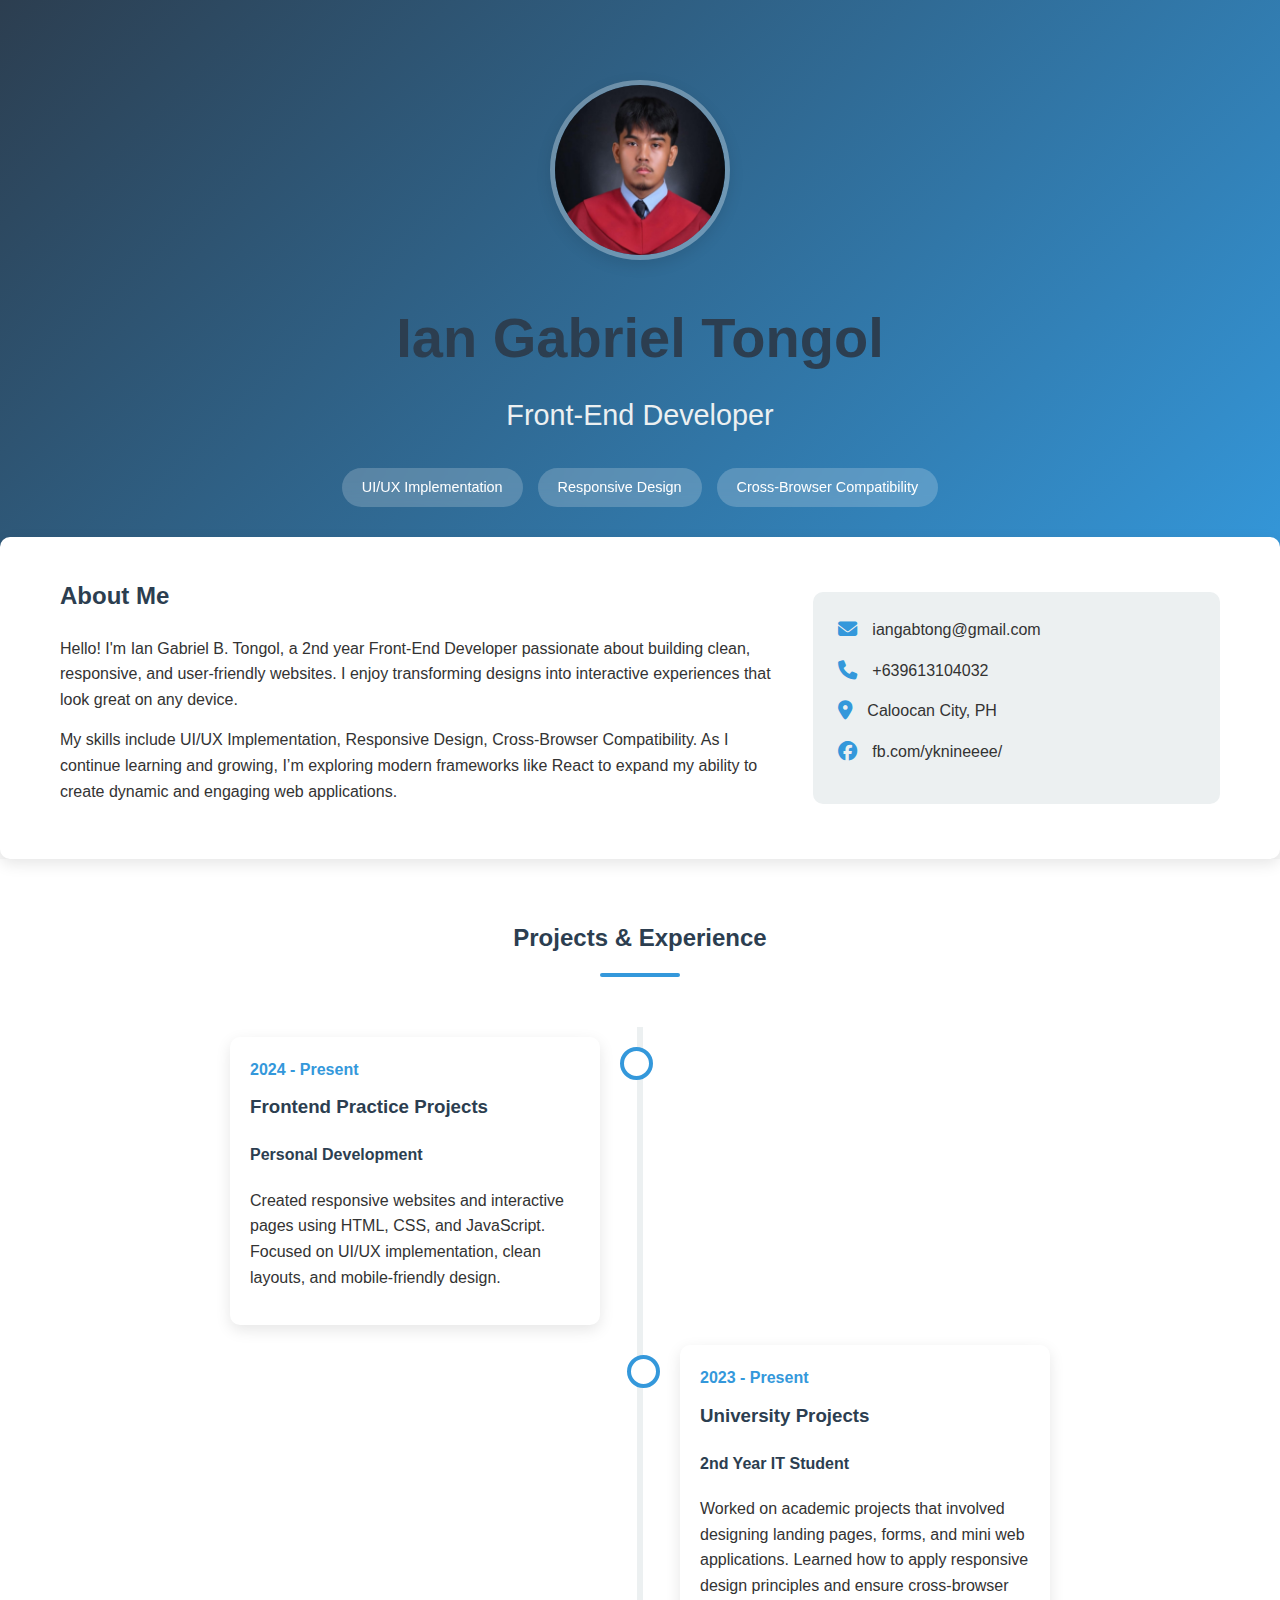
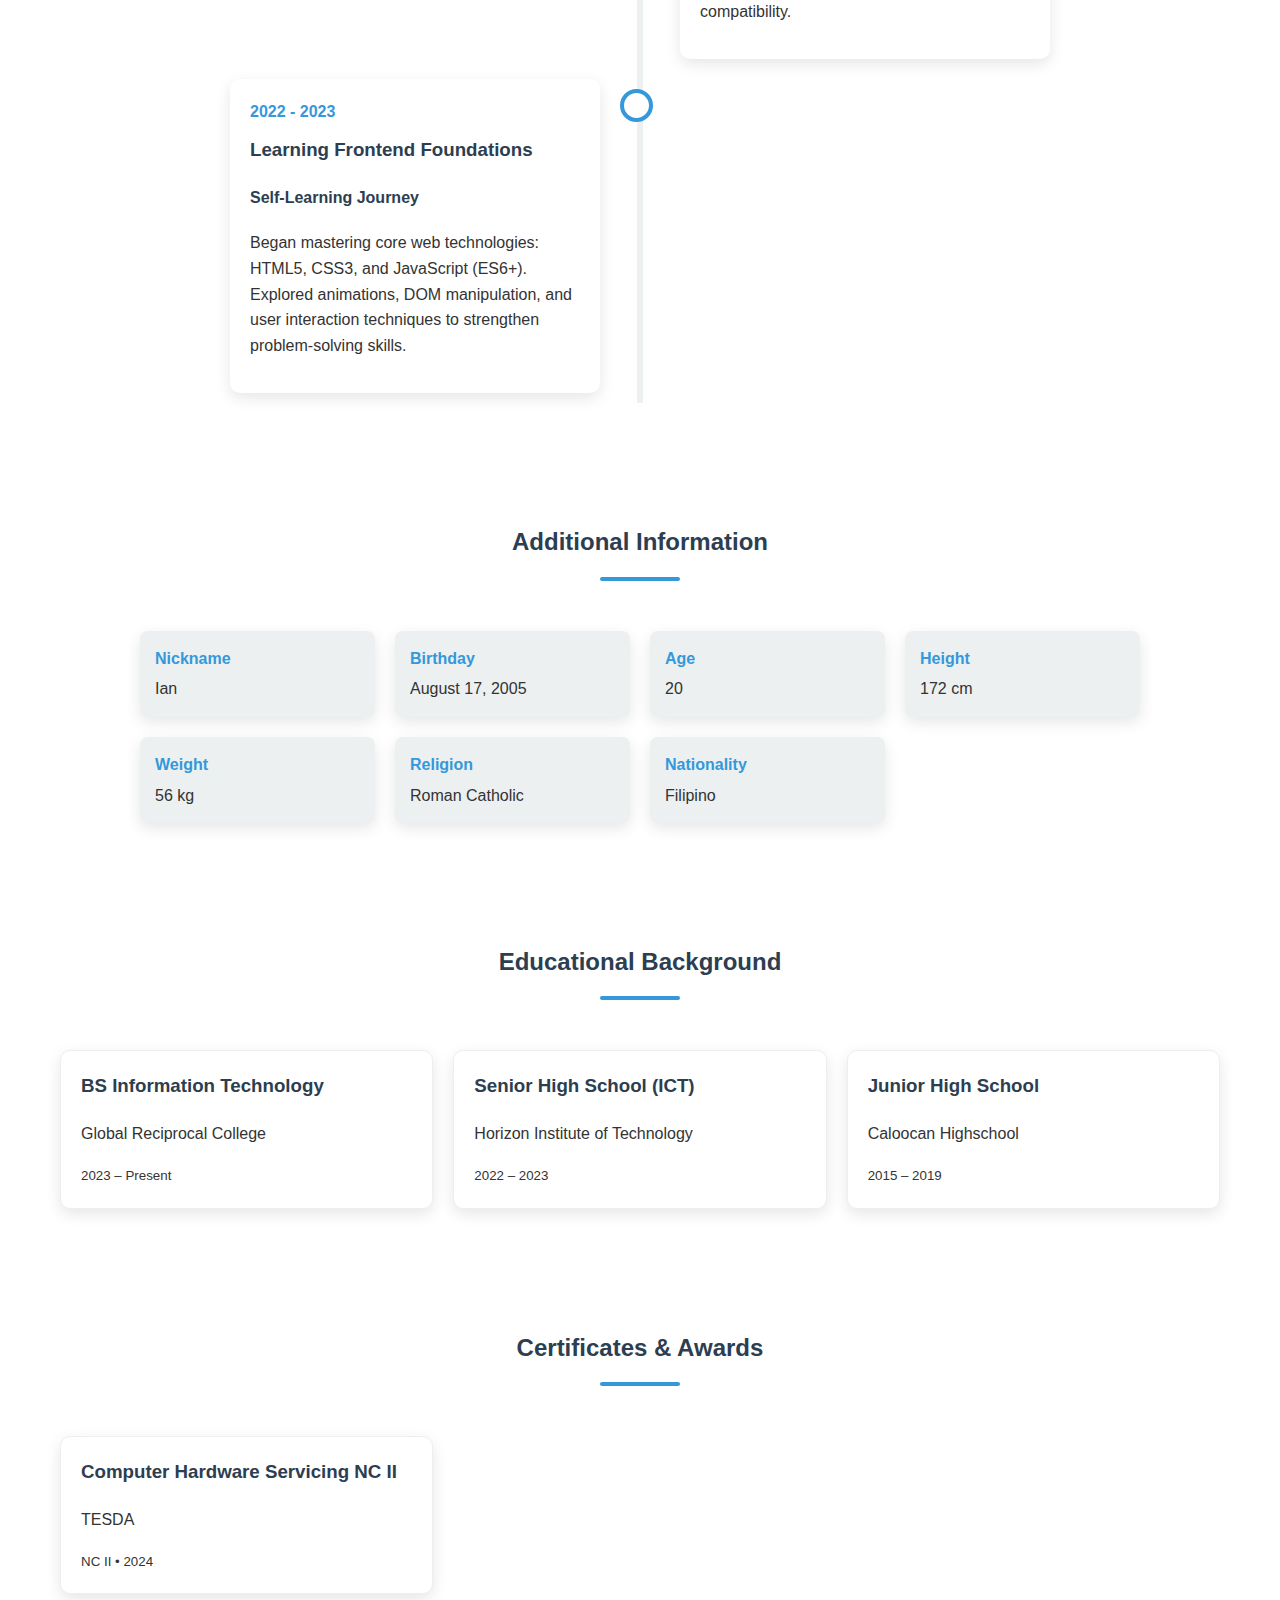
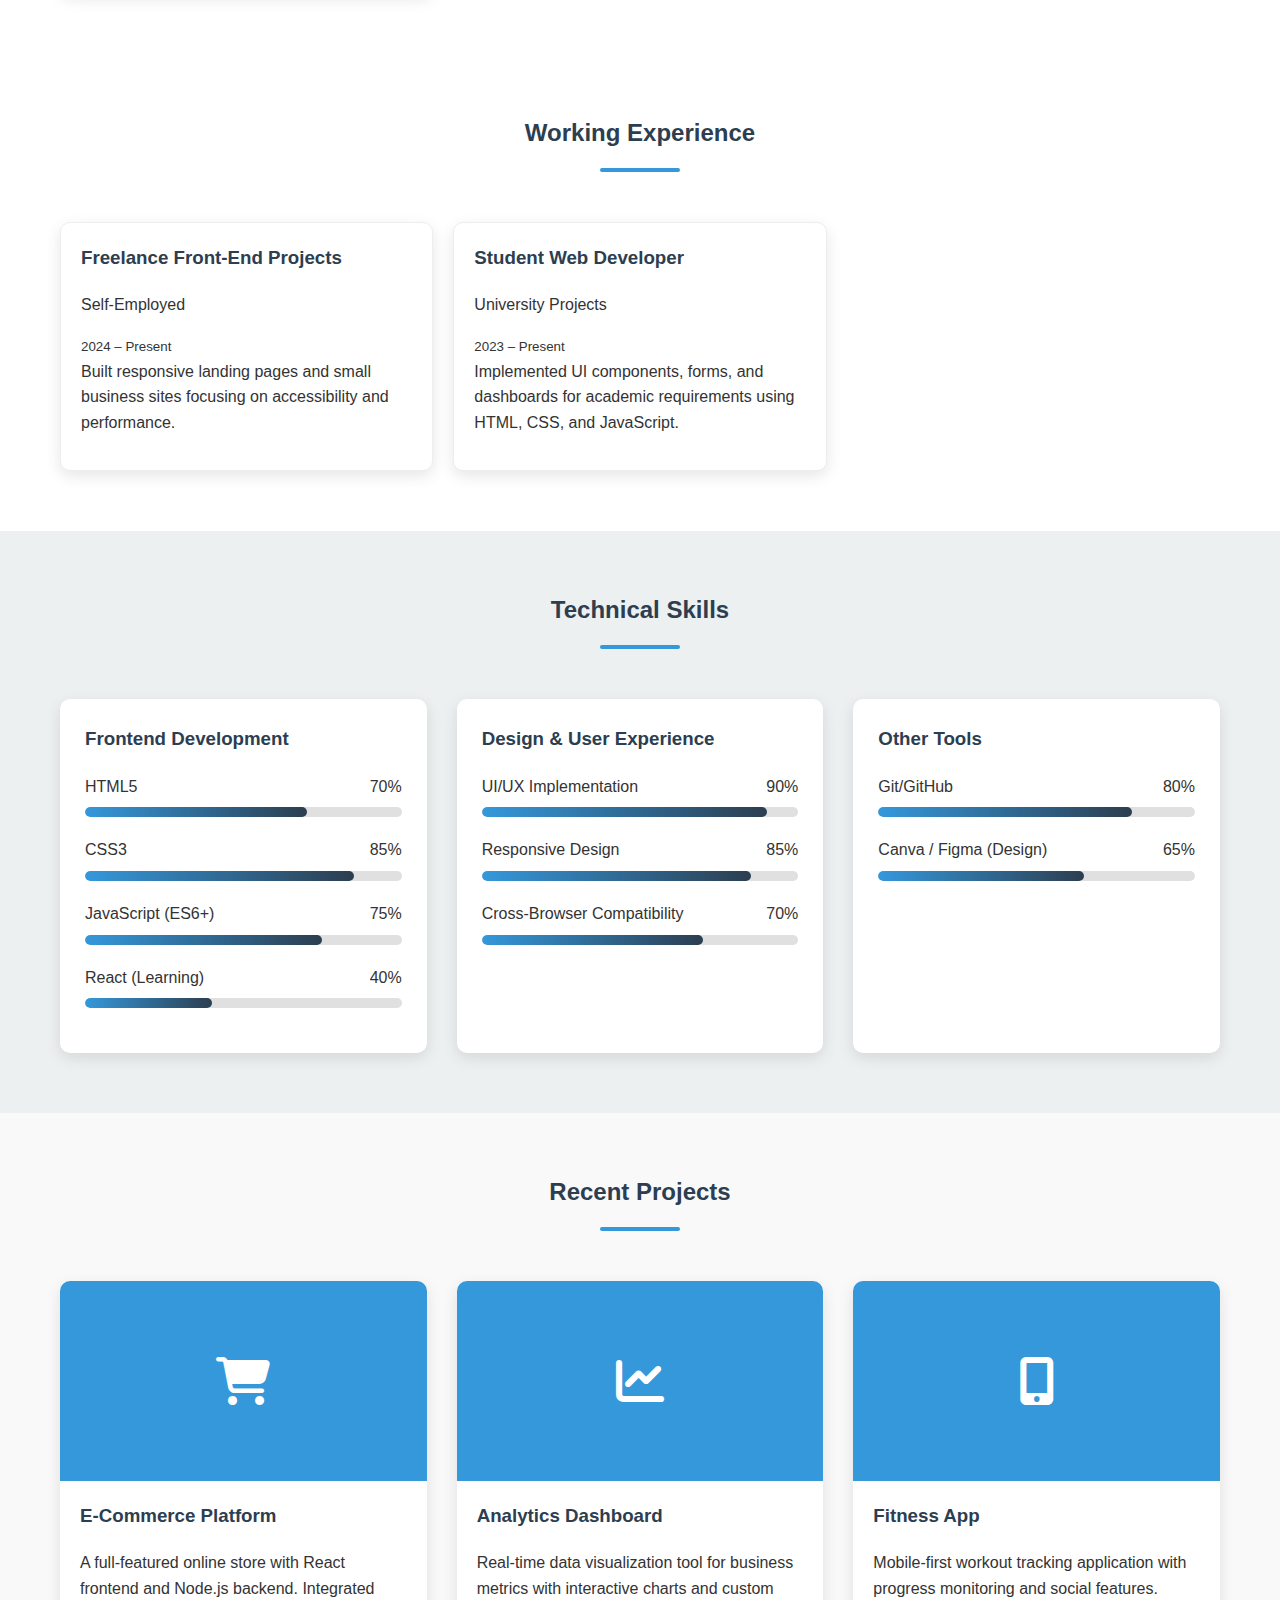
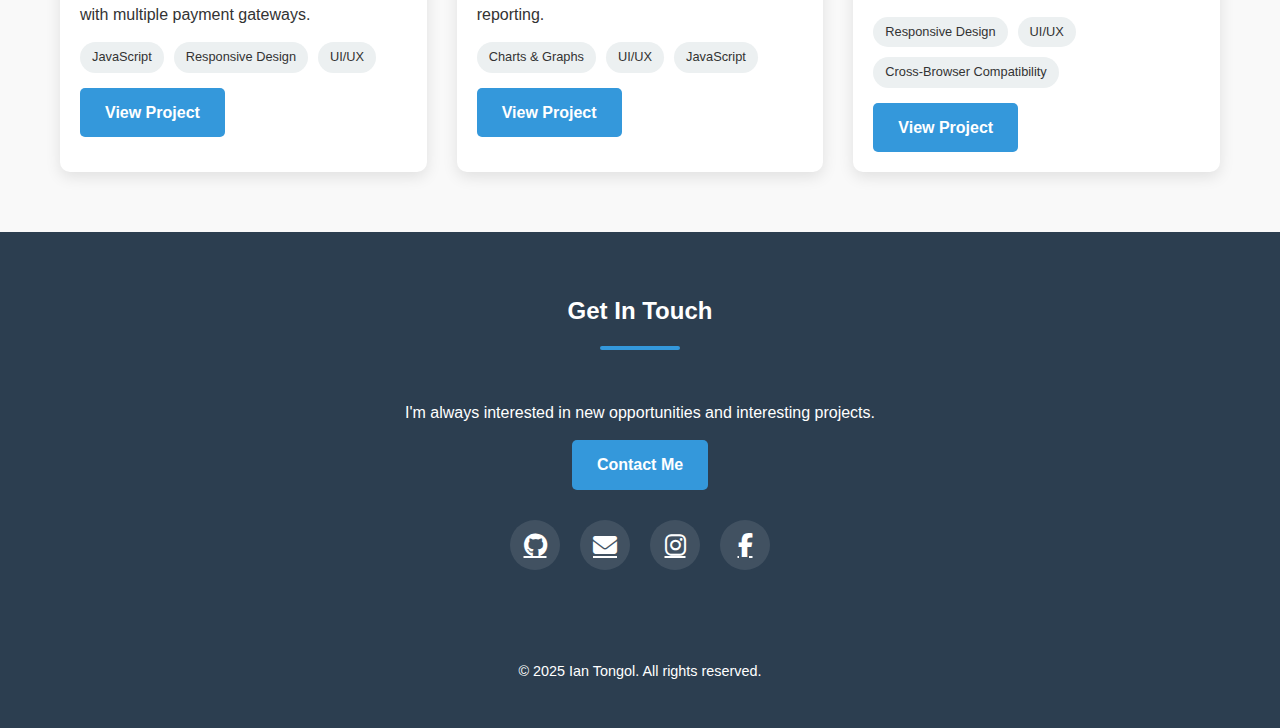
<file: index.html>
<!DOCTYPE html>
<html lang="en">
<head>
    <meta charset="UTF-8">
    <meta name="viewport" content="width=device-width, initial-scale=1.0">
    <title></title>
    <link rel="stylesheet" href="https://cdnjs.cloudflare.com/ajax/libs/font-awesome/6.4.0/css/all.min.css">
    <link rel="stylesheet" href="style.css">
</head>
<body>
    <header>
        <div class="container">
            <div class="header-content">
                <img src="gab.jpg" alt="Profile Picture" class="profile-img">
                <h1 class="header-title">Ian Gabriel Tongol</h1>
                <h2 class="header-subtitle">Front-End Developer</h2>
                <div class="header-badges">
                    <span class="badge">UI/UX Implementation</span>
                    <span class="badge">Responsive Design</span>
                    <span class="badge">Cross-Browser Compatibility</span>
                </div>
            </div>
        </div>
    </header>
    <section class="about">
        <div class="container">
            <div class="about-content">
                <div class="about-text">
                    <h2>About Me</h2>
                    <p>Hello! I'm Ian Gabriel B. Tongol, a 2nd year Front-End Developer passionate about building clean, responsive, and user-friendly websites. I enjoy transforming designs into interactive experiences that look great on any device.</p>
                    <p>My skills include UI/UX Implementation, Responsive Design, Cross-Browser Compatibility. As I continue learning and growing, I’m exploring modern frameworks like React to expand my ability to create dynamic and engaging web applications.</p>

                </div>
                <div class="about-contact">
                    <div class="contact-item">
                        <i class="fas fa-envelope"></i>
                        <span>iangabtong@gmail.com</span>
                    </div>
                    <div class="contact-item">
                        <i class="fas fa-phone"></i>
                        <span>+639613104032</span>
                    </div>
                    <div class="contact-item">
                        <i class="fas fa-map-marker-alt"></i>
                        <span>Caloocan City, PH</span>
                    </div>
                    <div class="contact-item">
                        <i class="fab fa-facebook"></i>
                        <span>fb.com/yknineeee/</span>
                    </div>
                </div>
            </div>
        </div>
    </section>

    <!-- Experience Section -->
<section class="experience">
  <div class="container">
    <h2 class="section-title">Projects & Experience</h2>
    <div class="timeline">

      <div class="timeline-item">
        <div class="timeline-content">
          <span class="timeline-date">2024 - Present</span>
          <h3>Frontend Practice Projects</h3>
          <h4>Personal Development</h4>
          <p>Created responsive websites and interactive pages using HTML, CSS, and JavaScript. Focused on UI/UX implementation, clean layouts, and mobile-friendly design.</p>
        </div>
      </div>

      <div class="timeline-item">
        <div class="timeline-content">
          <span class="timeline-date">2023 - Present</span>
          <h3>University Projects</h3>
          <h4>2nd Year IT Student</h4>
          <p>Worked on academic projects that involved designing landing pages, forms, and mini web applications. Learned how to apply responsive design principles and ensure cross-browser compatibility.</p>
        </div>
      </div>

      <div class="timeline-item">
        <div class="timeline-content">
          <span class="timeline-date">2022 - 2023</span>
          <h3>Learning Frontend Foundations</h3>
          <h4>Self-Learning Journey</h4>
          <p>Began mastering core web technologies: HTML5, CSS3, and JavaScript (ES6+). Explored animations, DOM manipulation, and user interaction techniques to strengthen problem-solving skills.</p>
        </div>
      </div>

    </div>
  </div>
</section>
    <section class="additional-info">
        <div class="container">
            <h2 class="section-title">Additional Information</h2>
            <div class="info-grid">
                <div class="info-item">
                    <span class="info-label">Nickname</span>
                    <span class="info-value">Ian</span>
                </div>
                <div class="info-item">
                    <span class="info-label">Birthday</span>
                    <span class="info-value">August 17, 2005</span>
                </div>
                <div class="info-item">
                    <span class="info-label">Age</span>
                    <span class="info-value">20</span>
                </div>
                <div class="info-item">
                    <span class="info-label">Height</span>
                    <span class="info-value">172 cm</span>
                </div>
                <div class="info-item">
                    <span class="info-label">Weight</span>
                    <span class="info-value">56 kg</span>
                </div>
                <div class="info-item">
                    <span class="info-label">Religion</span>
                    <span class="info-value">Roman Catholic</span>
                </div>
                <div class="info-item">
                    <span class="info-label">Nationality</span>
                    <span class="info-value">Filipino</span>
                </div>
            </div>
        </div>
    </section>

    <section class="education">
        <div class="container">
            <h2 class="section-title">Educational Background</h2>
            <div class="item-list">
                <div class="item">
                    <h3>BS Information Technology</h3>
                    <p>Global Reciprocal College</p>
                    <small>2023 – Present</small>
                </div>
                <div class="item">
                    <h3>Senior High School (ICT)</h3>
                    <p>Horizon Institute of Technology</p>
                    <small>2022 – 2023</small>
                </div>
                <div class="item">
                    <h3>Junior High School</h3>
                    <p>Caloocan Highschool</p>
                    <small>2015 – 2019</small>
                </div>
            </div>
        </div>
    </section>

    <section class="certificates">
        <div class="container">
            <h2 class="section-title">Certificates & Awards</h2>
            <div class="item-list">
                <div class="item">
                    <h3>Computer Hardware Servicing NC II</h3>
                    <p>TESDA</p>
                    <small> NC II • 2024</small>
                </div>
            </div>
        </div>
    </section>

    <section class="work-experience">
        <div class="container">
            <h2 class="section-title">Working Experience</h2>
            <div class="item-list">
                <div class="item">
                    <h3>Freelance Front-End Projects</h3>
                    <p>Self-Employed</p>
                    <small>2024 – Present</small>
                    <p>Built responsive landing pages and small business sites focusing on accessibility and performance.</p>
                </div>
                <div class="item">
                    <h3>Student Web Developer</h3>
                    <p>University Projects</p>
                    <small>2023 – Present</small>
                    <p>Implemented UI components, forms, and dashboards for academic requirements using HTML, CSS, and JavaScript.</p>
                </div>
            </div>
        </div>
    </section>

    
<section class="skills">
  <div class="container">
    <h2 class="section-title">Technical Skills</h2>
    <div class="skills-container">

      <div class="skill-category">
        <h3>Frontend Development</h3>
        <div class="skill-item">
          <div class="skill-name">
            <span>HTML5</span>
            <span>70%</span>
          </div>
          <div class="skill-bar">
            <div class="skill-level" style="width: 70%"></div>
          </div>
        </div>
        <div class="skill-item">
          <div class="skill-name">
            <span>CSS3</span>
            <span>85%</span>
          </div>
          <div class="skill-bar">
            <div class="skill-level" style="width: 85%"></div>
          </div>
        </div>
        <div class="skill-item">
          <div class="skill-name">
            <span>JavaScript (ES6+)</span>
            <span>75%</span>
          </div>
          <div class="skill-bar">
            <div class="skill-level" style="width: 75%"></div>
          </div>
        </div>
        <div class="skill-item">
          <div class="skill-name">
            <span>React (Learning)</span>
            <span>40%</span>
          </div>
          <div class="skill-bar">
            <div class="skill-level" style="width: 40%"></div>
          </div>
        </div>
      </div>

      <div class="skill-category">
        <h3>Design & User Experience</h3>
        <div class="skill-item">
          <div class="skill-name">
            <span>UI/UX Implementation</span>
            <span>90%</span>
          </div>
          <div class="skill-bar">
            <div class="skill-level" style="width: 90%"></div>
          </div>
        </div>
        <div class="skill-item">
          <div class="skill-name">
            <span>Responsive Design</span>
            <span>85%</span>
          </div>
          <div class="skill-bar">
            <div class="skill-level" style="width: 85%"></div>
          </div>
        </div>
        <div class="skill-item">
          <div class="skill-name">
            <span>Cross-Browser Compatibility</span>
            <span>70%</span>
          </div>
          <div class="skill-bar">
            <div class="skill-level" style="width: 70%"></div>
          </div>
        </div>
      </div>

      <div class="skill-category">
        <h3>Other Tools</h3>
        <div class="skill-item">
          <div class="skill-name">
            <span>Git/GitHub</span>
            <span>80%</span>
          </div>
          <div class="skill-bar">
            <div class="skill-level" style="width: 80%"></div>
          </div>
        </div>
        <div class="skill-item">
          <div class="skill-name">
            <span>Canva / Figma (Design)</span>
            <span>65%</span>
          </div>
          <div class="skill-bar">
            <div class="skill-level" style="width: 65%"></div>
          </div>
        </div>
      </div>

    </div>
  </div>
</section>
    <section class="projects">
        <div class="container">
            <h2 class="section-title">Recent Projects</h2>
            <div class="projects-grid">
                <div class="project-card">
                    <div class="project-img">
                        <i class="fas fa-shopping-cart"></i>
                    </div>
                    <div class="project-content">
                        <h3>E-Commerce Platform</h3>
                        <p>A full-featured online store with React frontend and Node.js backend. Integrated with multiple payment gateways.</p>
                        <div class="project-tags">
                            <span class="project-tag">JavaScript</span>
                            <span class="project-tag">Responsive Design</span>
                            <span class="project-tag">UI/UX</span>
                        </div>
                        <a href="#" class="btn">View Project</a>
                    </div>
                </div>
                <div class="project-card">
                    <div class="project-img">
                        <i class="fas fa-chart-line"></i>
                    </div>
                    <div class="project-content">
                        <h3>Analytics Dashboard</h3>
                        <p>Real-time data visualization tool for business metrics with interactive charts and custom reporting.</p>
                        <div class="project-tags">
                            <span class="project-tag">Charts & Graphs</span>
                            <span class="project-tag">UI/UX</span>
                            <span class="project-tag">JavaScript</span>
                        </div>
                        <a href="#" class="btn">View Project</a>
                    </div>
                </div>
                <div class="project-card">
                    <div class="project-img">
                        <i class="fas fa-mobile-alt"></i>
                    </div>
                    <div class="project-content">
                        <h3>Fitness App</h3>
                        <p>Mobile-first workout tracking application with progress monitoring and social features.</p>
                        <div class="project-tags">
                            <span class="project-tag">Responsive Design</span>
                            <span class="project-tag">UI/UX</span>
                            <span class="project-tag">Cross-Browser Compatibility</span>
                        </div>
                        <a href="index2.html" class="btn">View Project</a>
                    </div>
                </div>
            </div>
        </div>
    </section>
    <section class="contact">
        <div class="container">
            <h2 class="section-title">Get In Touch</h2>
            <p>I'm always interested in new opportunities and interesting projects.</p>
            <a href="https://mail.google.com/mail/u/0/#inbox?compose=CllgCJZZzCzJrktKJBDCvDtfCxmvRhPlHTtPcvJZlGbMdjVFSDFDwnDtKFxRvwSQrmCWbMKZfsq" class="btn">Contact Me</a>
            <div class="social-links">
                <a href="https://github.com/nineeeee-ix" class="social-link"><i class="fab fa-github"></i></a>
                <a href="https://mail.google.com/mail/u/0/#inbox?compose=CllgCJZZzCzJrktKJBDCvDtfCxmvRhPlHTtPcvJZlGbMdjVFSDFDwnDtKFxRvwSQrmCWbMKZfsq" class="social-link"><i class="fas fa-envelope"></i></a>
                <a href="https://www.instagram.com/g.brrm?igsh=MXRxNWJzcnlvZHdmMQ==
                " class="social-link"><i class="fab fa-instagram"></i></a>
                <a href="https://www.facebook.com/yknineeee/" class="social-link"><i class="fab fa-facebook-f"></i></a>
            </div>
        </div>
    </section>
    <footer>
        <div class="container">
            <p>&copy; 2025 Ian Tongol. All rights reserved.</p>
        </div>
    </footer>
</body>
</html>
</file>
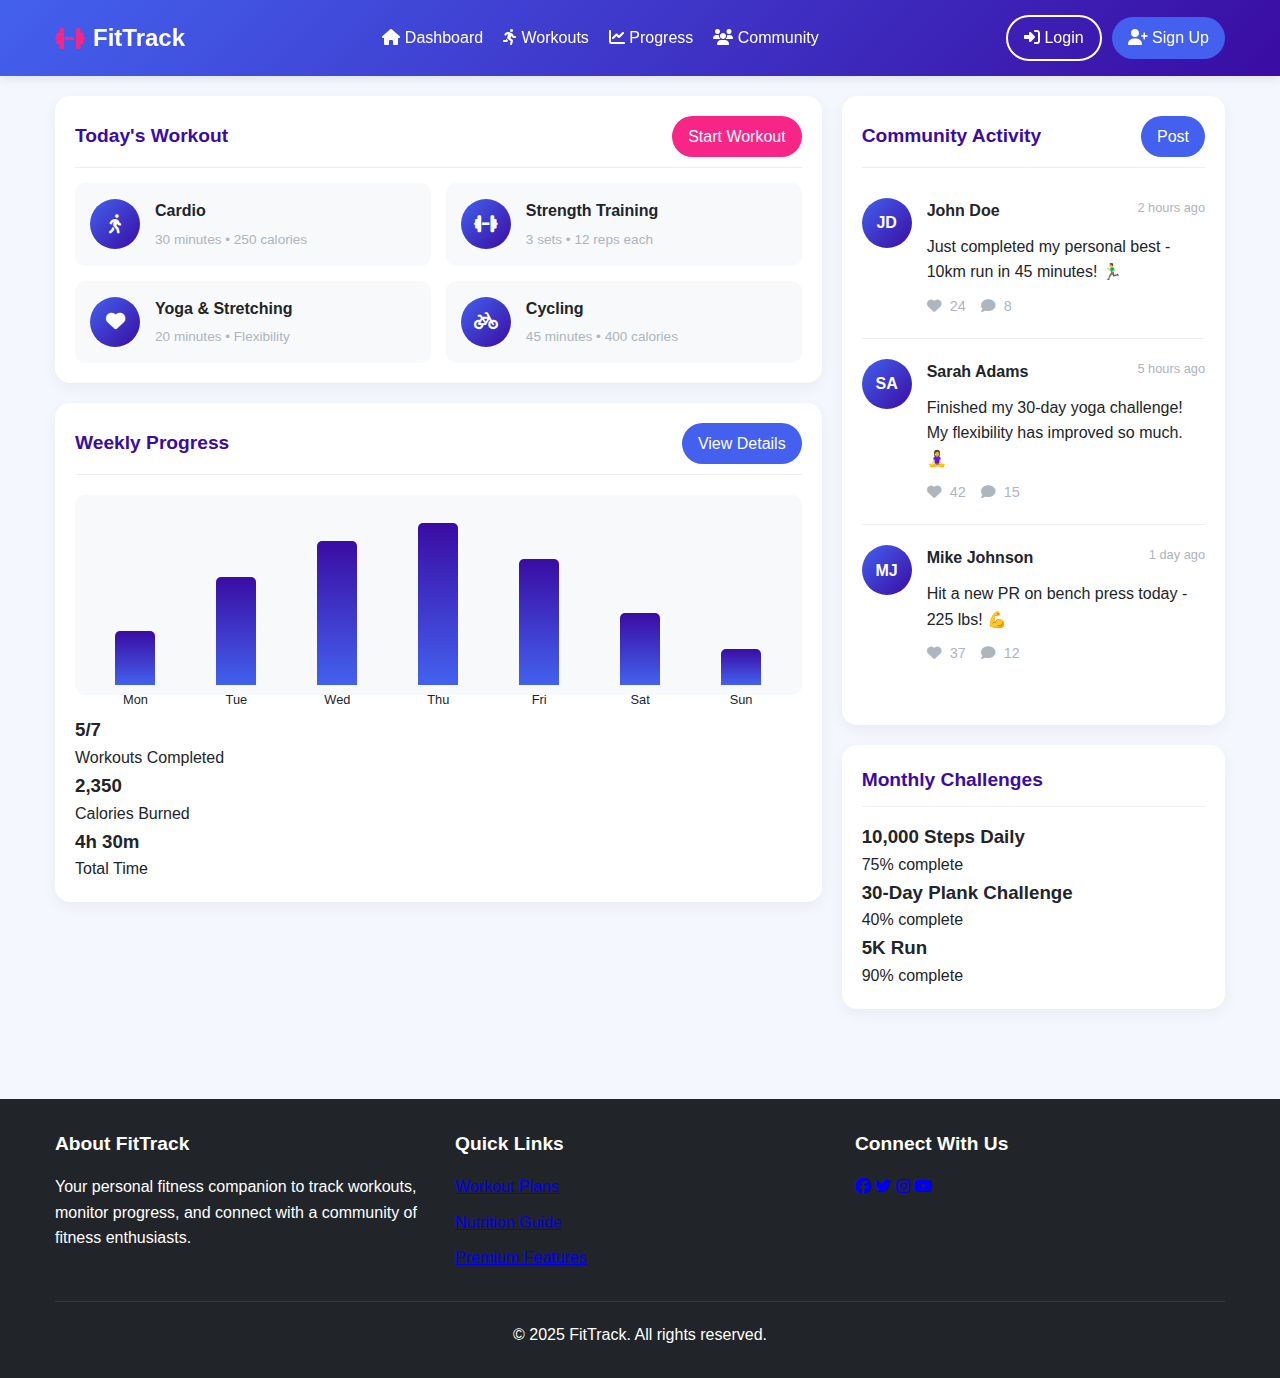
<file: index2.html>
<!DOCTYPE html>
<html lang="en">
<head>
    <meta charset="UTF-8">
    <meta name="viewport" content="width=device-width, initial-scale=1.0">
    <title>FitTrack - Your Fitness Companion</title>
    <link rel="stylesheet" href="https://cdnjs.cloudflare.com/ajax/libs/font-awesome/6.4.0/css/all.min.css">
    <link rel="stylesheet" href="style2.css">
</head>
<body>
    <header>
        <div class="container">
            <div class="header-content">
                <div class="logo">
                    <i class="fas fa-dumbbell"></i>
                    <span>FitTrack</span>
                </div>
                
                <button class="mobile-menu-btn">
                    <i class="fas fa-bars"></i>
                </button>
                
                <nav>
                    <ul>
                        <li><a href="#"><i class="fas fa-home"></i> Dashboard</a></li>
                        <li><a href="#"><i class="fas fa-running"></i> Workouts</a></li>
                        <li><a href="#"><i class="fas fa-chart-line"></i> Progress</a></li>
                        <li><a href="#"><i class="fas fa-users"></i> Community</a></li>
                    </ul>
                </nav>
                
                <div class="user-actions">
                    <a href="#" class="btn btn-outline"><i class="fas fa-sign-in-alt"></i> Login</a>
                    <a href="#" class="btn btn-primary"><i class="fas fa-user-plus"></i> Sign Up</a>
                </div>
            </div>
        </div>
    </header>
    <main class="main-content">
        <div class="container">
            <div class="dashboard">
                <div class="left-column">
                    <div class="card">
                        <div class="card-header">
                            <h2 class="card-title">Today's Workout</h2>
                            <a href="#" class="btn btn-accent">Start Workout</a>
                        </div>
                        
                        <div class="workout-list">
                            <div class="workout-item">
                                <div class="workout-icon">
                                    <i class="fas fa-walking"></i>
                                </div>
                                <div class="workout-info">
                                    <h3>Cardio</h3>
                                    <p>30 minutes • 250 calories</p>
                                </div>
                            </div>
                            
                            <div class="workout-item">
                                <div class="workout-icon">
                                    <i class="fas fa-dumbbell"></i>
                                </div>
                                <div class="workout-info">
                                    <h3>Strength Training</h3>
                                    <p>3 sets • 12 reps each</p>
                                </div>
                            </div>
                            
                            <div class="workout-item">
                                <div class="workout-icon">
                                    <i class="fas fa-heart"></i>
                                </div>
                                <div class="workout-info">
                                    <h3>Yoga & Stretching</h3>
                                    <p>20 minutes • Flexibility</p>
                                </div>
                            </div>
                            
                            <div class="workout-item">
                                <div class="workout-icon">
                                    <i class="fas fa-bicycle"></i>
                                </div>
                                <div class="workout-info">
                                    <h3>Cycling</h3>
                                    <p>45 minutes • 400 calories</p>
                                </div>
                            </div>
                        </div>
                    </div>
                    <div class="card">
                        <div class="card-header">
                            <h2 class="card-title">Weekly Progress</h2>
                            <a href="#" class="btn btn-primary">View Details</a>
                        </div>
                        
                        <div class="progress-chart">
                            <div class="chart-bar" style="height: 30%;">
                                <span>Mon</span>
                            </div>
                            <div class="chart-bar" style="height: 60%;">
                                <span>Tue</span>
                            </div>
                            <div class="chart-bar" style="height: 80%;">
                                <span>Wed</span>
                            </div>
                            <div class="chart-bar" style="height: 90%;">
                                <span>Thu</span>
                            </div>
                            <div class="chart-bar" style="height: 70%;">
                                <span>Fri</span>
                            </div>
                            <div class="chart-bar" style="height: 40%;">
                                <span>Sat</span>
                            </div>
                            <div class="chart-bar" style="height: 20%;">
                                <span>Sun</span>
                            </div>
                        </div>
                        
                        <div class="progress-stats">
                            <div class="stat">
                                <h3>5/7</h3>
                                <p>Workouts Completed</p>
                            </div>
                            <div class="stat">
                                <h3>2,350</h3>
                                <p>Calories Burned</p>
                            </div>
                            <div class="stat">
                                <h3>4h 30m</h3>
                                <p>Total Time</p>
                            </div>
                        </div>
                    </div>
                </div>
                
                <div class="right-column">
                    <div class="card">
                        <div class="card-header">
                            <h2 class="card-title">Community Activity</h2>
                            <a href="#" class="btn btn-primary">Post</a>
                        </div>
                        
                        <div class="social-feed">
                            <div class="post">
                                <div class="post-avatar">JD</div>
                                <div class="post-content">
                                    <div class="post-header">
                                        <div class="post-author">John Doe</div>
                                        <div class="post-time">2 hours ago</div>
                                    </div>
                                    <div class="post-text">
                                        Just completed my personal best - 10km run in 45 minutes! 🏃‍♂️
                                    </div>
                                    <div class="post-stats">
                                        <div><i class="fas fa-heart"></i> 24</div>
                                        <div><i class="fas fa-comment"></i> 8</div>
                                    </div>
                                </div>
                            </div>
                            
                            <div class="post">
                                <div class="post-avatar">SA</div>
                                <div class="post-content">
                                    <div class="post-header">
                                        <div class="post-author">Sarah Adams</div>
                                        <div class="post-time">5 hours ago</div>
                                    </div>
                                    <div class="post-text">
                                        Finished my 30-day yoga challenge! My flexibility has improved so much. 🧘‍♀️
                                    </div>
                                    <div class="post-stats">
                                        <div><i class="fas fa-heart"></i> 42</div>
                                        <div><i class="fas fa-comment"></i> 15</div>
                                    </div>
                                </div>
                            </div>
                            
                            <div class="post">
                                <div class="post-avatar">MJ</div>
                                <div class="post-content">
                                    <div class="post-header">
                                        <div class="post-author">Mike Johnson</div>
                                        <div class="post-time">1 day ago</div>
                                    </div>
                                    <div class="post-text">
                                        Hit a new PR on bench press today - 225 lbs! 💪
                                    </div>
                                    <div class="post-stats">
                                        <div><i class="fas fa-heart"></i> 37</div>
                                        <div><i class="fas fa-comment"></i> 12</div>
                                    </div>
                                </div>
                            </div>
                        </div>
                    </div>
                    <div class="card">
                        <div class="card-header">
                            <h2 class="card-title">Monthly Challenges</h2>
                        </div>
                        
                        <div class="challenge-list">
                            <div class="challenge-item">
                                <h3>10,000 Steps Daily</h3>
                                <div class="progress-bar">
                                    <div class="progress" style="width: 75%;"></div>
                                </div>
                                <p>75% complete</p>
                            </div>
                            
                            <div class="challenge-item">
                                <h3>30-Day Plank Challenge</h3>
                                <div class="progress-bar">
                                    <div class="progress" style="width: 40%;"></div>
                                </div>
                                <p>40% complete</p>
                            </div>
                            
                            <div class="challenge-item">
                                <h3>5K Run</h3>
                                <div class="progress-bar">
                                    <div class="progress" style="width: 90%;"></div>
                                </div>
                                <p>90% complete</p>
                            </div>
                        </div>
                    </div>
                </div>
            </div>
        </div>
    </main>
    <footer>
        <div class="container">
            <div class="footer-content">
                <div class="footer-section">
                    <h3>About FitTrack</h3>
                    <p>Your personal fitness companion to track workouts, monitor progress, and connect with a community of fitness enthusiasts.</p>
                </div>
                
                <div class="footer-section">
                    <h3>Quick Links</h3>
                    <p><a href="#">Workout Plans</a></p>
                    <p><a href="#">Nutrition Guide</a></p>
                    <p><a href="#">Premium Features</a></p>
                </div>
                
                <div class="footer-section">
                    <h3>Connect With Us</h3>
                    <div class="social-icons">
                        <a href="#"><i class="fab fa-facebook"></i></a>
                        <a href="#"><i class="fab fa-twitter"></i></a>
                        <a href="#"><i class="fab fa-instagram"></i></a>
                        <a href="#"><i class="fab fa-youtube"></i></a>
                    </div>
                </div>
            </div>
            
            <div class="footer-bottom">
                <p>&copy; 2025 FitTrack. All rights reserved.</p>
            </div>
        </div>
    </footer>
    <script src="script2.js"></script>
</body>
</html>
</file>
<file: style.css>
* {
            margin: 0;
            padding: 0;
            box-sizing: border-box;
            font-family: 'Segoe UI', Tahoma, Geneva, Verdana, sans-serif;
        }
        
        :root {
            --primary: #2c3e50;
            --secondary: #3498db;
            --accent: #e74c3c;
            --light: #ecf0f1;
            --dark: #2c3e50;
            --text: #333;
            --shadow: 0 5px 15px rgba(0, 0, 0, 0.1);
        }
        
        body {
            background-color: #f9f9f9;
            color: var(--text);
            line-height: 1.6;
        }
        
        .container {
            max-width: 1200px;
            margin: 0 auto;
            padding: 0 20px;
        }
        
        section {
            padding: 60px 0;
        }
        
        h1, h2, h3, h4 {
            margin-bottom: 20px;
            color: var(--primary);
        }
        
        p {
            margin-bottom: 15px;
        }
        
        .btn {
            display: inline-block;
            padding: 12px 25px;
            background-color: var(--secondary);
            color: white;
            border-radius: 5px;
            text-decoration: none;
            font-weight: 600;
            transition: all 0.3s ease;
            border: none;
            cursor: pointer;
        }
        
        .btn:hover {
            background-color: var(--primary);
            transform: translateY(-3px);
        }
        
        header {
            background: linear-gradient(135deg, var(--primary) 0%, var(--secondary) 100%);
            color: white;
            padding: 80px 0;
            text-align: center;
            position: relative;
            overflow: hidden;
        }
        
        .header-content {
            position: relative;
            z-index: 2;
        }
        
        .profile-img {
            width: 180px;
            height: 180px;
            border-radius: 50%;
            object-fit: cover;
            border: 5px solid rgba(255, 255, 255, 0.3);
            margin-bottom: 25px;
            box-shadow: var(--shadow);
        }
        
        .header-title {
            font-size: 3.5rem;
            margin-bottom: 10px;
        }
        
        .header-subtitle {
            font-size: 1.8rem;
            margin-bottom: 25px;
            color: var(--light);
            font-weight: 300;
        }
        
        .header-badges {
            display: flex;
            justify-content: center;
            gap: 15px;
            margin-top: 30px;
            flex-wrap: wrap;
        }
        
        .badge {
            background-color: rgba(255, 255, 255, 0.2);
            padding: 8px 20px;
            border-radius: 30px;
            font-size: 0.9rem;
            backdrop-filter: blur(10px);
        }

        .about {
            background-color: white;
            box-shadow: var(--shadow);
            border-radius: 10px;
            margin-top: -50px;
            position: relative;
            z-index: 3;
            padding: 40px;
        }
        
        .about-content {
            display: flex;
            align-items: center;
            gap: 40px;
        }
        
        .about-text {
            flex: 2;
        }
        
        .about-contact {
            flex: 1;
            background-color: var(--light);
            padding: 25px;
            border-radius: 10px;
        }
        
        .contact-item {
            display: flex;
            align-items: center;
            margin-bottom: 15px;
        }
        
        .contact-item i {
            margin-right: 15px;
            color: var(--secondary);
            font-size: 1.2rem;
        }
        
        .section-title {
            text-align: center;
            margin-bottom: 50px;
            position: relative;
        }
        
        .section-title::after {
            content: '';
            display: block;
            width: 80px;
            height: 4px;
            background-color: var(--secondary);
            margin: 15px auto;
            border-radius: 2px;
        }

        .experience {
            background-color: white;
        }
        
        .timeline {
            position: relative;
            max-width: 900px;
            margin: 0 auto;
        }
        
        .timeline::after {
            content: '';
            position: absolute;
            width: 6px;
            background-color: var(--light);
            top: 0;
            bottom: 0;
            left: 50%;
            margin-left: -3px;
        }
        
        .timeline-item {
            padding: 10px 40px;
            position: relative;
            width: 50%;
            box-sizing: border-box;
        }
        
        .timeline-item:nth-child(odd) {
            left: 0;
        }
        
        .timeline-item:nth-child(even) {
            left: 50%;
        }
        
        .timeline-content {
            padding: 20px;
            background-color: white;
            border-radius: 10px;
            box-shadow: var(--shadow);
            position: relative;
        }
        
        .timeline-date {
            font-weight: 600;
            color: var(--secondary);
            margin-bottom: 10px;
            display: block;
        }
        
        .timeline-item::after {
            content: '';
            position: absolute;
            width: 25px;
            height: 25px;
            background-color: white;
            border: 4px solid var(--secondary);
            border-radius: 50%;
            top: 20px;
            z-index: 1;
        }
        
        .timeline-item:nth-child(odd)::after {
            right: -13px;
        }
        
        .timeline-item:nth-child(even)::after {
            left: -13px;
        }

        .skills {
            background-color: var(--light);
        }
        
        .skills-container {
            display: grid;
            grid-template-columns: repeat(auto-fill, minmax(300px, 1fr));
            gap: 30px;
        }
        
        .skill-category {
            background-color: white;
            padding: 25px;
            border-radius: 10px;
            box-shadow: var(--shadow);
        }
        
        .skill-item {
            margin-bottom: 20px;
        }
        
        .skill-name {
            display: flex;
            justify-content: space-between;
            margin-bottom: 8px;
        }
        
        .skill-bar {
            height: 10px;
            background-color: #e0e0e0;
            border-radius: 5px;
            overflow: hidden;
        }
        
        .skill-level {
            height: 100%;
            background: linear-gradient(90deg, var(--secondary) 0%, var(--primary) 100%);
            border-radius: 5px;
        }
    
        .projects-grid {
            display: grid;
            grid-template-columns: repeat(auto-fill, minmax(300px, 1fr));
            gap: 30px;
        }
        
        .project-card {
            background-color: white;
            border-radius: 10px;
            overflow: hidden;
            box-shadow: var(--shadow);
            transition: transform 0.3s ease;
        }
        
        .project-card:hover {
            transform: translateY(-10px);
        }
        
        .project-img {
            height: 200px;
            width: 100%;
            background-color: var(--secondary);
            display: flex;
            align-items: center;
            justify-content: center;
            color: white;
            font-size: 3rem;
        }
        
        .project-content {
            padding: 20px;
        }
        
        .project-tags {
            display: flex;
            flex-wrap: wrap;
            gap: 10px;
            margin: 15px 0;
        }
        
        .project-tag {
            background-color: var(--light);
            padding: 5px 12px;
            border-radius: 20px;
            font-size: 0.8rem;
        }
        
        .contact {
            background-color: var(--primary);
            color: white;
            text-align: center;
        }
        
        .contact .section-title {
            color: white;
        }
        
        .contact .section-title::after {
            background-color: var(--secondary);
        }
        
        .social-links {
            display: flex;
            justify-content: center;
            gap: 20px;
            margin-top: 30px;
        }
        
        .social-link {
            width: 50px;
            height: 50px;
            border-radius: 50%;
            background-color: rgba(255, 255, 255, 0.1);
            display: flex;
            align-items: center;
            justify-content: center;
            color: white;
            font-size: 1.5rem;
            transition: all 0.3s ease;
        }
        
        .social-link:hover {
            background-color: var(--secondary);
            transform: translateY(-5px);
        }
        
        footer {
            background-color: var(--dark);
            color: white;
            text-align: center;
            padding: 30px 0;
            font-size: 0.9rem;
        }
        
        /* New Sections */
        .additional-info, .education, .certificates, .work-experience, .references {
            background-color: white;
        }
        
        .info-grid {
            display: grid;
            grid-template-columns: repeat(auto-fill, minmax(220px, 1fr));
            gap: 20px;
            max-width: 1000px;
            margin: 0 auto;
        }
        
        .info-item {
            background-color: var(--light);
            padding: 15px;
            border-radius: 8px;
            box-shadow: var(--shadow);
        }
        
        .info-label {
            display: block;
            font-weight: 600;
            color: var(--secondary);
            margin-bottom: 5px;
        }
        
        .item-list {
            display: grid;
            grid-template-columns: repeat(auto-fill, minmax(280px, 1fr));
            gap: 20px;
        }
        
        .item {
            background-color: white;
            border: 1px solid #eee;
            border-radius: 10px;
            padding: 20px;
            box-shadow: var(--shadow);
        }
        
        .references-grid {
            display: grid;
            grid-template-columns: repeat(auto-fill, minmax(260px, 1fr));
            gap: 20px;
        }
        
        .reference-card {
            background-color: white;
            border: 1px solid #eee;
            border-radius: 10px;
            padding: 20px;
            box-shadow: var(--shadow);
        }
 
        @media (max-width: 900px) {
            .about-content {
                flex-direction: column;
            }
            
            .timeline::after {
                left: 31px;
            }
            
            .timeline-item {
                width: 100%;
                padding-left: 70px;
                padding-right: 25px;
            }
            
            .timeline-item:nth-child(even) {
                left: 0;
            }
            
            .timeline-item::after {
                left: 18px;
            }
            
            .header-title {
                font-size: 2.5rem;
            }
            
            .header-subtitle {
                font-size: 1.5rem;
            }
        }
</file>
<file: style2.css>
* {
  margin: 0;
  padding: 0;
  box-sizing: border-box;
  font-family: 'Segoe UI', Tahoma, Geneva, Verdana, sans-serif;
}

:root {
  --primary: #4361ee;
  --secondary: #3a0ca3;
  --accent: #f72585;
  --light: #f8f9fa;
  --dark: #212529;
  --success: #4cc9f0;
  --warning: #ffba08;
  --danger: #e63946;
  --gray: #adb5bd;
}

body {
  background-color: #f5f7ff;
  color: var(--dark);
  line-height: 1.6;
}

.container {
  width: 100%;
  max-width: 1200px;
  margin: 0 auto;
  padding: 0 15px;
}

header {
  background: linear-gradient(135deg, var(--primary), var(--secondary));
  color: white;
  padding: 15px 0;
  position: sticky;
  top: 0;
  z-index: 100;
  box-shadow: 0 2px 10px rgba(0, 0, 0, 0.1);
}

.header-content {
  display: flex;
  justify-content: space-between;
  align-items: center;
}

.logo {
  font-size: 1.5rem;
  font-weight: 700;
  display: flex;
  align-items: center;
}

.logo i {
  margin-right: 8px;
  color: var(--accent);
}

nav ul {
  display: flex;
  list-style: none;
}

nav ul li {
  margin-left: 20px;
}

nav ul li a {
  color: white;
  text-decoration: none;
  font-weight: 500;
  transition: color 0.3s;
}

nav ul li a:hover {
  color: var(--accent);
}

.user-actions {
  display: flex;
  align-items: center;
}

.user-actions .btn {
  margin-left: 10px;
}

.btn {
  display: inline-block;
  padding: 8px 16px;
  border-radius: 50px;
  text-decoration: none;
  font-weight: 500;
  cursor: pointer;
  transition: all 0.3s ease;
  border: none;
}

.btn-primary {
  background-color: var(--primary);
  color: white;
}

.btn-primary:hover {
  background-color: var(--secondary);
  transform: translateY(-2px);
}

.btn-outline {
  background-color: transparent;
  border: 2px solid white;
  color: white;
}

.btn-outline:hover {
  background-color: white;
  color: var(--primary);
}

.btn-accent {
  background-color: var(--accent);
  color: white;
}

.btn-accent:hover {
  background-color: #d81159;
  transform: translateY(-2px);
}

.main-content {
  padding: 20px 0;
}

.dashboard {
  display: grid;
  grid-template-columns: 1fr;
  gap: 20px;
}

@media (min-width: 768px) {
  .dashboard {
      grid-template-columns: 2fr 1fr;
  }
}

.card {
  background-color: white;
  border-radius: 15px;
  padding: 20px;
  box-shadow: 0 5px 15px rgba(0, 0, 0, 0.05);
  margin-bottom: 20px;
}

.card-header {
  display: flex;
  justify-content: space-between;
  align-items: center;
  margin-bottom: 15px;
  padding-bottom: 10px;
  border-bottom: 1px solid #eee;
}

.card-title {
  font-size: 1.2rem;
  font-weight: 600;
  color: var(--secondary);
}

.workout-list {
  display: grid;
  grid-template-columns: 1fr;
  gap: 15px;
}

@media (min-width: 576px) {
  .workout-list {
      grid-template-columns: repeat(2, 1fr);
  }
}

.workout-item {
  background-color: var(--light);
  border-radius: 10px;
  padding: 15px;
  display: flex;
  align-items: center;
  transition: transform 0.3s;
}

.workout-item:hover {
  transform: translateY(-5px);
  box-shadow: 0 5px 15px rgba(0, 0, 0, 0.1);
}

.workout-icon {
  width: 50px;
  height: 50px;
  background: linear-gradient(135deg, var(--primary), var(--secondary));
  border-radius: 50%;
  display: flex;
  align-items: center;
  justify-content: center;
  margin-right: 15px;
  color: white;
  font-size: 1.2rem;
}

.workout-info h3 {
  font-size: 1rem;
  margin-bottom: 5px;
}

.workout-info p {
  font-size: 0.85rem;
  color: var(--gray);
}

.progress-chart {
  height: 200px;
  background-color: #f8f9fa;
  border-radius: 10px;
  margin: 20px 0;
  display: flex;
  align-items: flex-end;
  padding: 10px;
  justify-content: space-around;
}

.chart-bar {
  width: 40px;
  background: linear-gradient(to top, var(--primary), var(--secondary));
  border-radius: 5px 5px 0 0;
  position: relative;
}

.chart-bar span {
  position: absolute;
  bottom: -25px;
  left: 50%;
  transform: translateX(-50%);
  font-size: 0.8rem;
}

.social-feed {
  margin-top: 30px;
}

.post {
  display: flex;
  margin-bottom: 20px;
  padding-bottom: 20px;
  border-bottom: 1px solid #eee;
}

.post:last-child {
  border-bottom: none;
}

.post-avatar {
  width: 50px;
  height: 50px;
  border-radius: 50%;
  background: linear-gradient(135deg, var(--primary), var(--secondary));
  margin-right: 15px;
  flex-shrink: 0;
  display: flex;
  align-items: center;
  justify-content: center;
  color: white;
  font-weight: bold;
}

.post-content {
  flex-grow: 1;
}

.post-header {
  display: flex;
  justify-content: space-between;
  margin-bottom: 10px;
}

.post-author {
  font-weight: 600;
}

.post-time {
  color: var(--gray);
  font-size: 0.8rem;
}

.post-text {
  margin-bottom: 10px;
}

.post-stats {
  display: flex;
  color: var(--gray);
}

.post-stats div {
  margin-right: 15px;
  font-size: 0.9rem;
}

.post-stats i {
  margin-right: 5px;
}

footer {
  background-color: var(--dark);
  color: white;
  padding: 30px 0;
  margin-top: 50px;
}

.footer-content {
  display: grid;
  grid-template-columns: 1fr;
  gap: 30px;
}

@media (min-width: 768px) {
  .footer-content {
      grid-template-columns: repeat(3, 1fr);
  }
}

.footer-section h3 {
  margin-bottom: 15px;
  font-size: 1.2rem;
}

.footer-section p {
  margin-bottom: 10px;
}

.footer-bottom {
  text-align: center;
  padding-top: 20px;
  margin-top: 20px;
  border-top: 1px solid rgba(255, 255, 255, 0.1);
}

.mobile-menu-btn {
  display: none;
  background: none;
  border: none;
  color: white;
  font-size: 1.5rem;
  cursor: pointer;
}

@media (max-width: 768px) {
  .mobile-menu-btn {
      display: block;
  }
  
  nav {
      position: fixed;
      top: 60px;
      left: -100%;
      width: 80%;
      height: calc(100vh - 60px);
      background: linear-gradient(135deg, var(--primary), var(--secondary));
      transition: left 0.3s ease;
      padding: 20px;
  }
  
  nav.active {
      left: 0;
  }
  
  nav ul {
      flex-direction: column;
  }
  
  nav ul li {
      margin: 15px 0;
  }
  
  .user-actions {
      display: none;
  }

}
</file>
